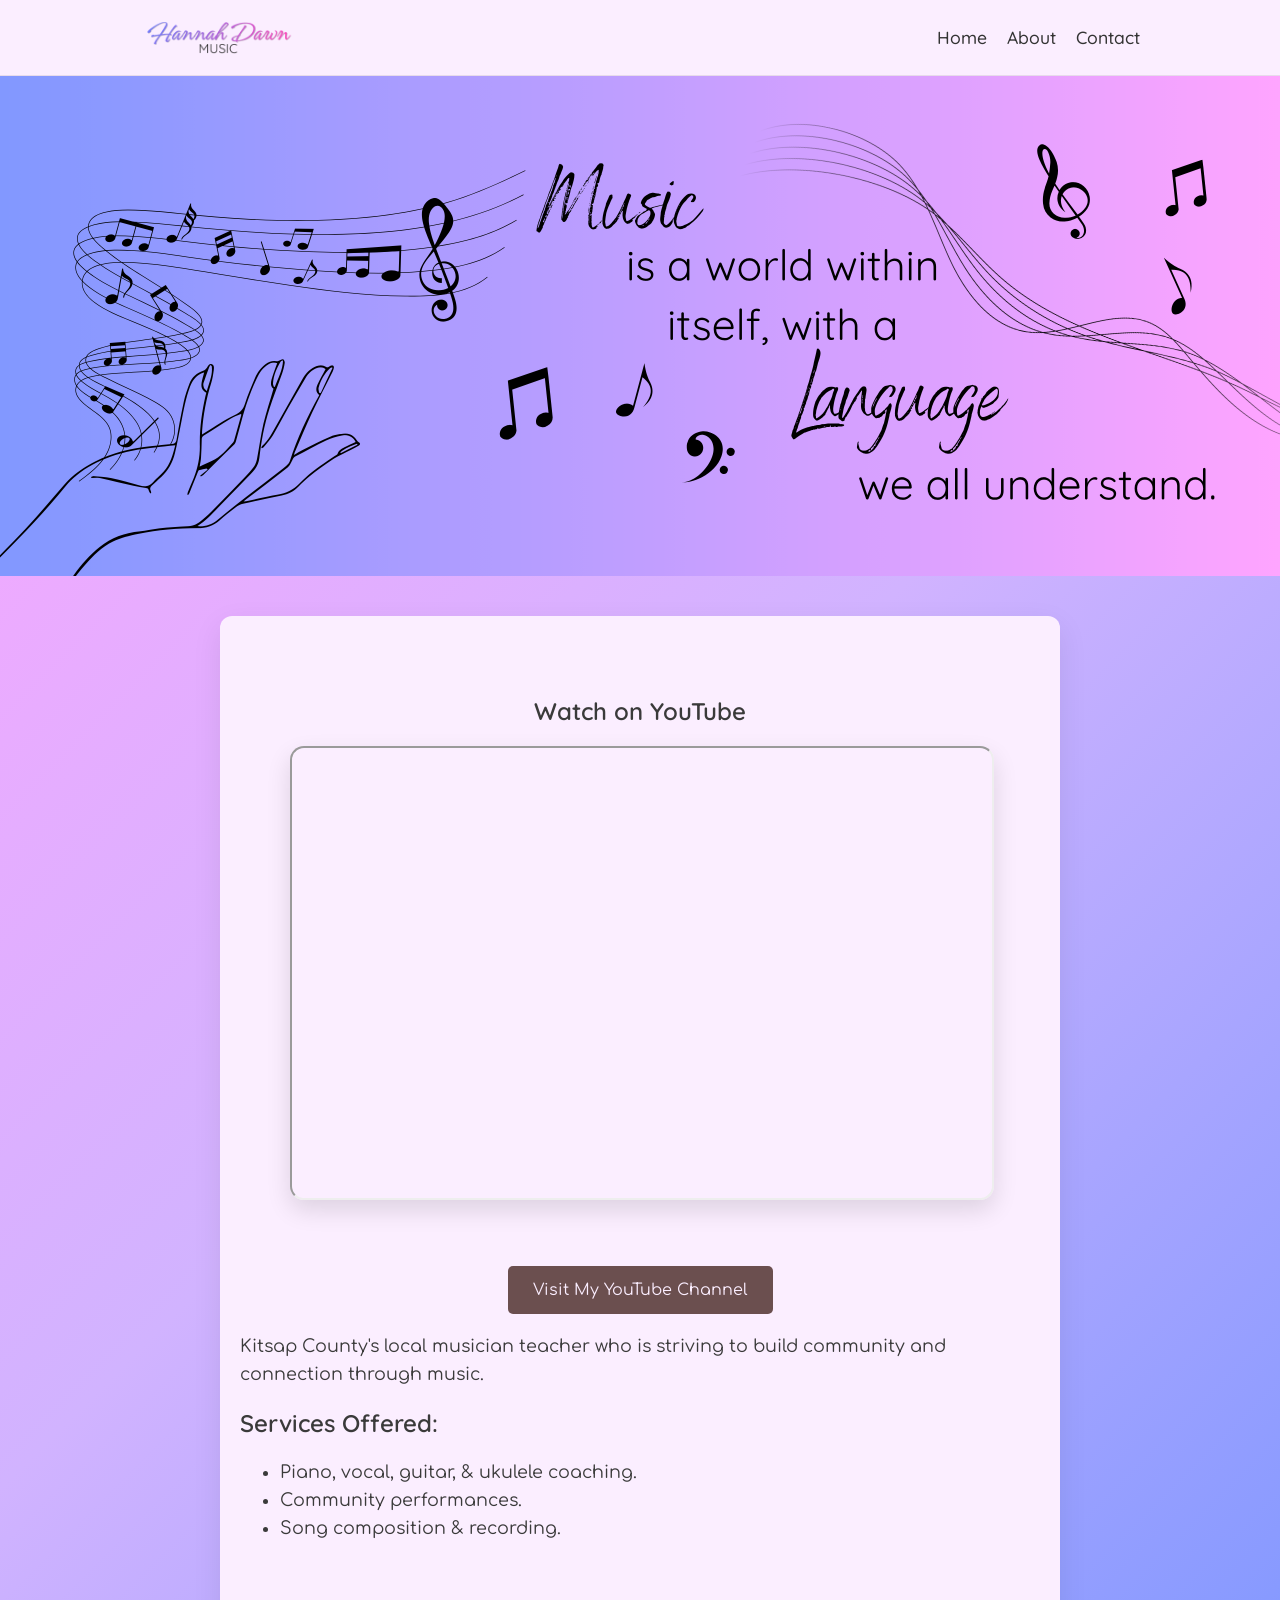
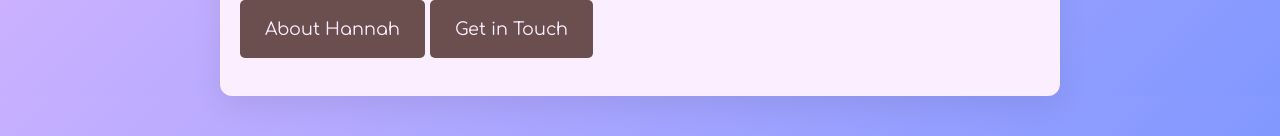
<file: index.html>
<!DOCTYPE html>
<html lang="en">
<head>
  <meta charset="UTF-8">
  <meta name="viewport" content="width=device-width, initial-scale=1.0">
  <title>Hannah Dawn Music Studio</title>

  <link rel="preconnect" href="https://fonts.googleapis.com">
  <link rel="preconnect" href="https://fonts.gstatic.com" crossorigin>
  <link href="https://fonts.googleapis.com/css2?family=Comfortaa:wght@400;600&family=Quicksand:wght@500;600;700&display=swap" rel="stylesheet">

  <link rel="stylesheet" href="style.css">
</head>
<body>
  <header>
    <nav class="navbar">
      <div class="nav-container">
        <a href="index.html" class="logo">
          <img src="headerlogo.png" alt="Hannah Dawn Music logo">
        </a>

        <ul class="nav-links">
          <li><a href="/">Home</a></li>
          <li><a href="about.html">About</a></li>
          <li><a href="contact.html">Contact</a></li>
        </ul>
      </div>
    </nav>
  </header>

    <section class="banner-section">
      <img src="hannah_dawn_music_header_pic.png" alt="Hannah Dawn Music Studio banner">
    </section>

  <main class="container">
    <section class="youtube-section">
      <h2>Watch on YouTube</h2>

      <div class="video-wrapper">
        <iframe
          src="https://www.youtube.com/embed/fG2lz057RzM"
          title="YouTube video player"
          allow="accelerometer; autoplay; clipboard-write; encrypted-media; gyroscope; picture-in-picture; web-share"
          referrerpolicy="strict-origin-when-cross-origin"
          allowfullscreen>
        </iframe>
      </div>

      <a
        class="cta"
        href="https://www.youtube.com/@hannahdawnmusic"
        target="_blank"
        rel="noopener noreferrer">
          Visit My YouTube Channel
      </a>
    </section>

    <p>
      Kitsap County's local musician teacher who is striving to build community and connection through music.
    </p>

    <section>
      <h2>Services Offered:</h2>
      <ul>
        <li>Piano, vocal, guitar, & ukulele coaching.</li>
        <li>Community performances.</li>
        <li>Song composition & recording.</li>
      </ul>
    </section>

    <p>
      <a class="cta" href="about.html">About Hannah</a>
      <a class="cta" href="contact.html">Get in Touch</a>
    </p>

  </main>
</body>
</html>
</file>
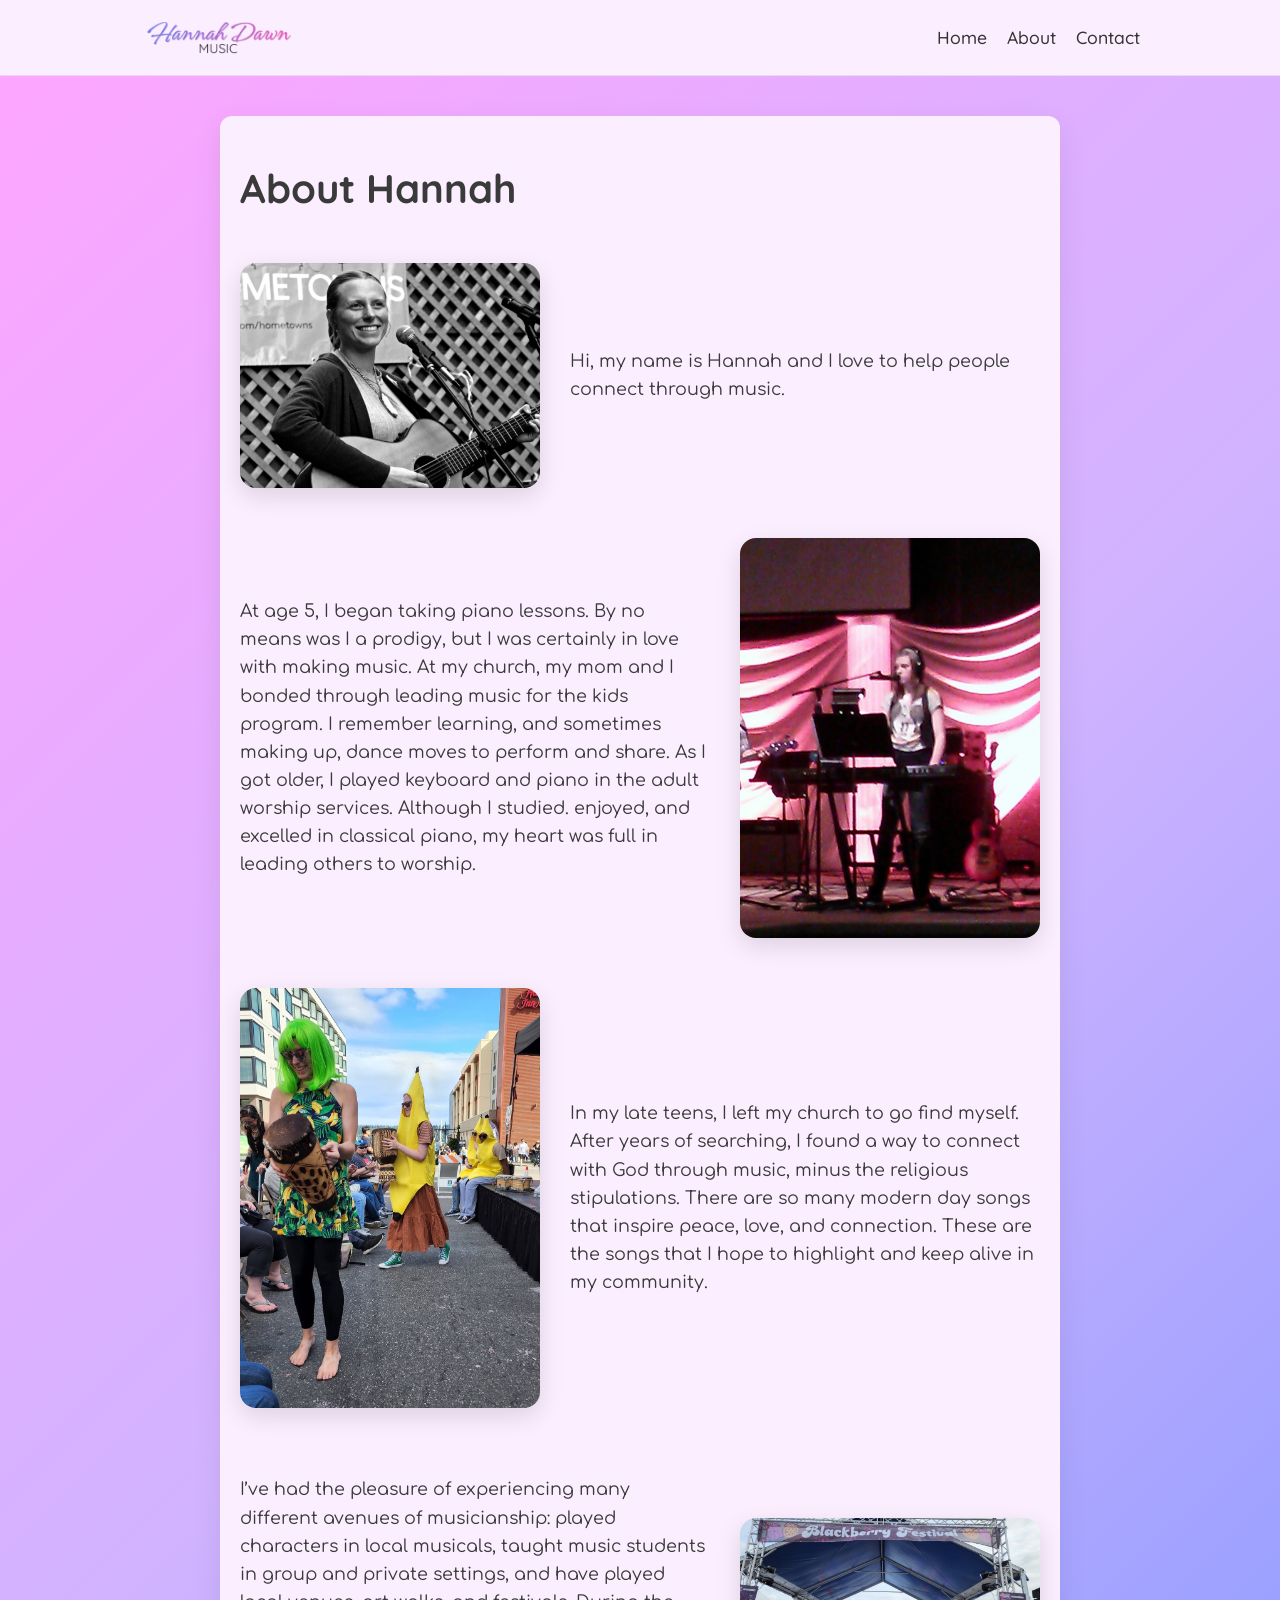
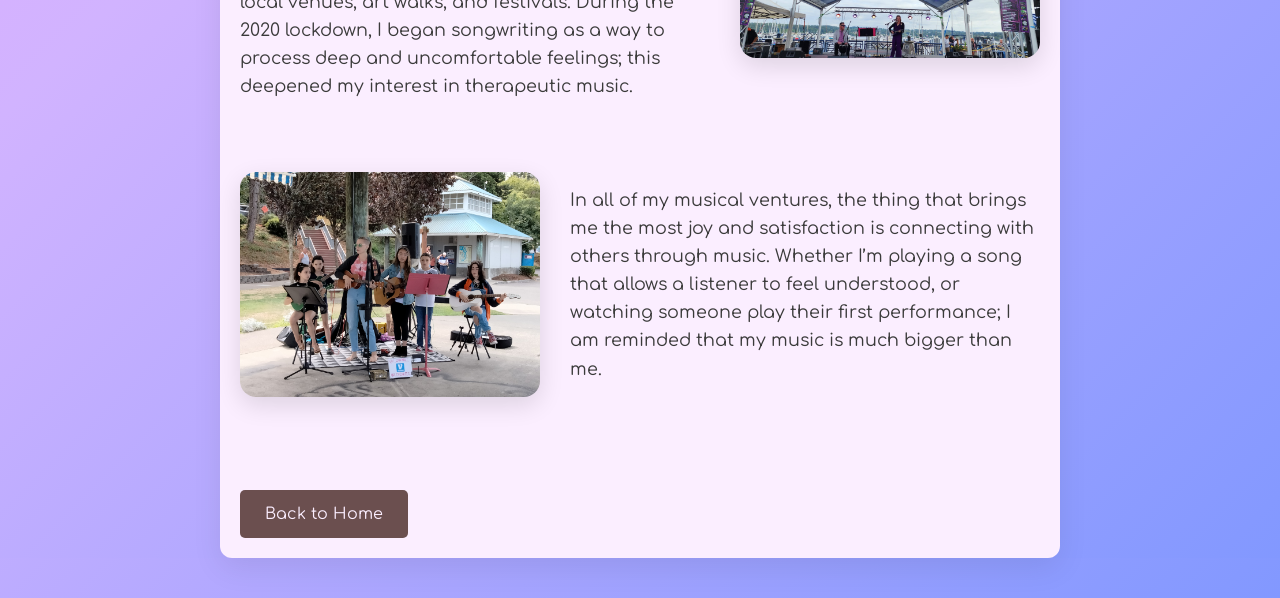
<file: about.html>
<!DOCTYPE html>
<html lang="en">
<head>
  <meta charset="UTF-8">
  <meta name="viewport" content="width=device-width, initial-scale=1.0">
  <title>About | Hannah Dawn Music Studio</title>

  <link rel="preconnect" href="https://fonts.googleapis.com">
  <link rel="preconnect" href="https://fonts.gstatic.com" crossorigin>
  <link href="https://fonts.googleapis.com/css2?family=Comfortaa:wght@400;600&family=Quicksand:wght@500;600;700&display=swap" rel="stylesheet">

  <link rel="stylesheet" href="style.css">
</head>

<body>

<header>
  <nav class="navbar">
    <div class="nav-container">
      <a href="index.html" class="logo">
        <img src="headerlogo.png" alt="Hannah Dawn Music logo">
      </a>

      <ul class="nav-links">
        <li><a href="/">Home</a></li>
        <li><a href="about.html">About</a></li>
        <li><a href="contact.html">Contact</a></li>
      </ul>
    </div>
  </nav>
</header>

  <div class="container">
    <h1>About Hannah</h1>
    
    <section class="about-row">
      <img src="hannahdawnguitarpic2.jpg" alt="Hannah playing guitar">
        <p>
          Hi, my name is Hannah and I love to help people connect through music.
        </p>
    </section>
    
    <section class="about-row reverse">
      <img src="worship_team_pic.jpg" alt="Hannah leading worship at church">
        <p>
          At age 5, I began taking piano lessons. By no means was I a prodigy, but I was certainly in love with making music. At my church, my mom and I bonded through leading music for the kids program. I remember learning, and sometimes making up, dance moves to perform and share. As I got older, I played keyboard and piano in the adult worship services. Although I studied. enjoyed, and excelled in classical piano, my heart was full in leading others to worship.
        </p>
    </section>
    
    <section class="about-row">
      <img src="ftlom_drum_pic.jpg" alt="Hannah handing out drums to audience members.">
        <p>
          In my late teens, I left my church to go find myself. After years of searching, I found a way to connect with God through music, minus the religious stipulations. There are so many modern day songs that inspire peace, love, and connection. These are the songs that I hope to highlight and keep alive in my community.
        </p>
    </section>

    <section class="about-row reverse">
      <img src="bbf_pic.jpg" alt="Hannah & Aaron playing the Blackberry Festival.">
        <p>
          I’ve had the pleasure of experiencing many different avenues of musicianship: played characters in local musicals, taught music students in group and private settings, and have played local venues, art walks, and festivals. During the 2020  lockdown, I began songwriting as a way to process deep and uncomfortable feelings; this deepened my interest in therapeutic music.
        </p>
    </section>

    <section class="about-row">
      <img src="krl_ukulele_class_pic.jpg" alt="Hannah leading a ukulele class in a performance at the Port Orchard Farmer's Market.">
        <p>
          In all of my musical ventures, the thing that brings me the most joy and satisfaction is connecting with others through music. Whether I’m playing a song that allows a listener to feel understood, or watching someone play their first performance; I am reminded that my music is much bigger than me.
        </p>
    </section>

    <a class="cta" href="/">Back to Home</a>
  </div>
</body>
</html>
</file>
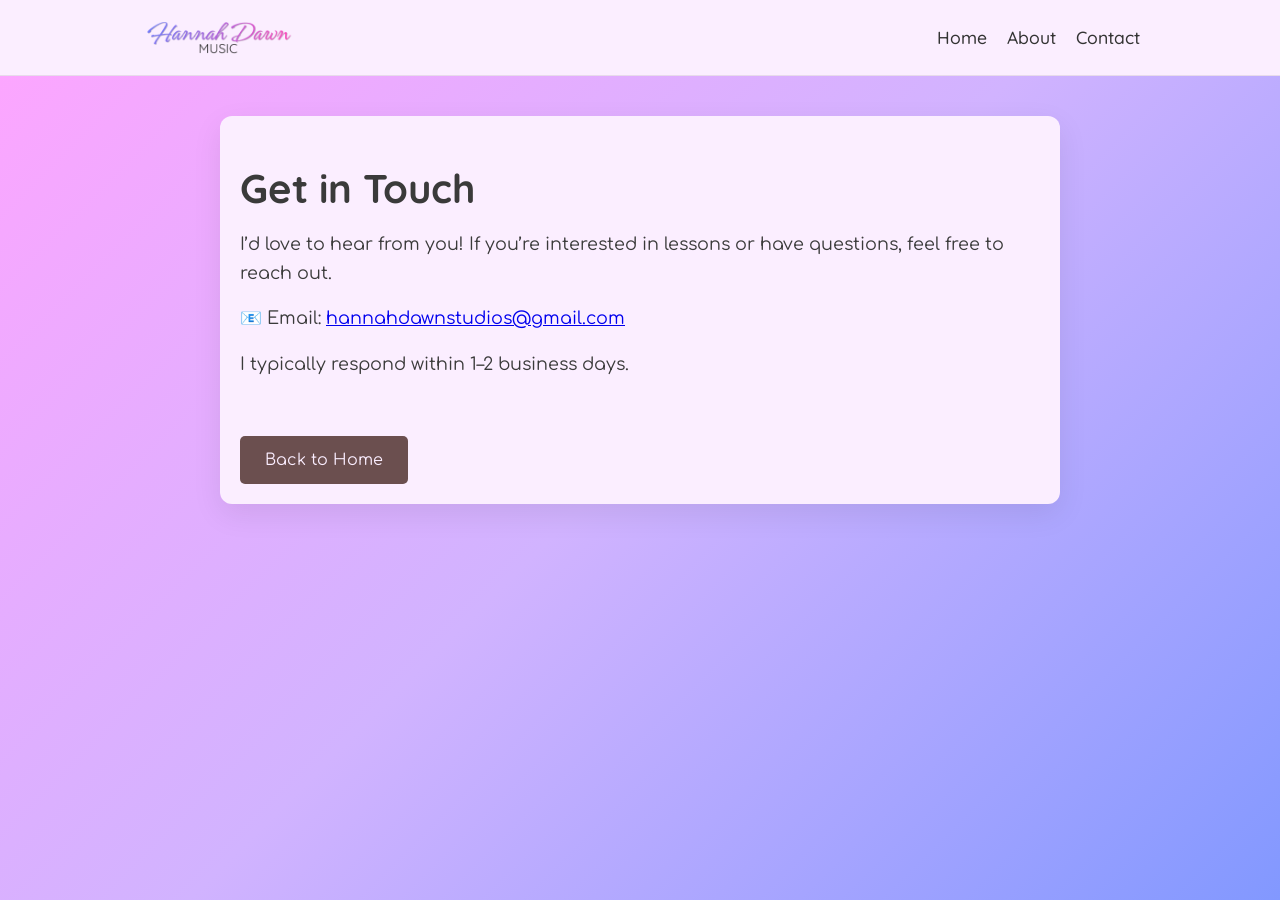
<file: contact.html>
<!DOCTYPE html>
<html lang="en">
<head>
  <meta charset="UTF-8">
  <meta name="viewport" content="width=device-width, initial-scale=1.0">
  <title>Contact | Hannah Dawn Music Studio</title>

  <link rel="preconnect" href="https://fonts.googleapis.com">
  <link rel="preconnect" href="https://fonts.gstatic.com" crossorigin>
  <link href="https://fonts.googleapis.com/css2?family=Comfortaa:wght@400;600&family=Quicksand:wght@500;600;700&display=swap" rel="stylesheet">

  <link rel="stylesheet" href="style.css">
</head>

<body>

<header>
  <nav class="navbar">
    <div class="nav-container">
      <a href="index.html" class="logo">
        <img src="headerlogo.png" alt="Hannah Dawn Music logo">
      </a>

      <ul class="nav-links">
        <li><a href="/">Home</a></li>
        <li><a href="about.html">About</a></li>
        <li><a href="contact.html">Contact</a></li>
      </ul>
    </div>
  </nav>
</header>

  <div class="container">
    <h1>Get in Touch</h1>

    <p>
      I’d love to hear from you! If you’re interested in lessons or have questions,
      feel free to reach out.
    </p>

    <p>
      📧 Email: 
      <a href="mailto:hannahdawnstudios@gmail.com">hannahdawnstudios@gmail.com</a>
    </p>

    <p>
      I typically respond within 1–2 business days.
    </p>

    <a class="cta" href="/">Back to Home</a>
  </div>
</body>
</html>
</file>
<file: style.css>
html {
  min-height: 100%;
  background: linear-gradient(
    135deg,
    #ffa5ff 0%,
    #d1b3ff 50%,
    #8298ff 100%
  );
}

body {
  font-family: 'Comfortaa', sans-serif;
  background: linear-gradient(
    135deg,
    #ffa5ff 0%,
    #d1b3ff 50%,
    #8298ff 100%
  );
  color: #3a3a3a;
  margin: 0;
  padding: 0;
  min-height: 100vh;
}

h1, h2, h3 {
  font-family: 'Quicksand', sans-serif;
  font-weight: 600;
}

.container {
  max-width: 800px;
  margin: 40px auto;
  padding: 20px 20px;
  background-color: #fbeeff;
  border-radius: 12px;
  box-shadow: 0 10px 30px rgba(0, 0, 0, 0.08);
}

h1 {
  font-size: 2.5rem;
  margin-bottom: 10px;
  font-weight: 700;
}

h2 {
  margin-top: 20px;
  font-size: 1.5rem;
}

p,
ul {
  font-size: 1.1rem;
  line-height: 1.6;
}

.cta {
  margin-top: 40px;
  padding: 15px 25px;
  display: inline-block;
  background-color: #6b4f4f;
  color: #fbeeff;
  text-decoration: none;
  border-radius: 5px;
}

.cta:hover {
  background-color: #5a4040;
}

.hero-logo {
  max-width: 380px;
  width: 100%;
  height: auto;
  display: block;
  margin: 0 auto 20px;
}

.banner-section {
  width: 100%;
  margin: 0;
}

.banner-section img {
  width: 100%;
  height: 500px;
  object-fit: cover;
  display: block;
  border-radius: 0;
}

/* ===== ABOUT PAGE ===== */

.about-row {
  display: flex;
  align-items: center;
  gap: 30px;
  margin: 50px 0;
}

.about-row.reverse {
  flex-direction: row-reverse;
}

.about-row img {
  width: 40%;
  max-width: 300px;
  border-radius: 16px;
  box-shadow: 0 8px 24px rgba(0, 0, 0, 0.12);
}

.about-row p {
  flex: 1;
}

/* Mobile layout */
@media (max-width: 700px) {
  .about-row,
  .about-row.reverse {
    flex-direction: column;
    text-align: center;
  }

  .about-row img {
    width: 100%;
    max-width: 350px;
  }
}

/* ===== NAVBAR ===== */

.navbar {
  width: 100%;
  background-color: #fbeeff;
  border-bottom: 1px solid rgba(0, 0, 0, 0.08);
  backdrop-filter: blur(6px);
}

.nav-container {
  max-width: 1000px;
  margin: 0 auto;
  padding: 10px 20px;
  display: flex;
  justify-content: space-between;
  align-items: center;
}

.logo img {
  height: 55px;
  width: auto;
  display: block;
}

.nav-links {
  list-style: none;
  display: flex;
  gap: 20px;
  margin: 0;
  padding: 0;
}

.nav-links a {
  text-decoration: none;
  font-family: 'Quicksand', sans-serif;
  color: #333;
  font-weight: 500;
}

.nav-links a:hover {
  text-decoration: underline;
}

/* ===== YOUTUBE ===== */

.youtube-section {
  margin-top: 60px;
  text-align: center;
}

.youtube-section h2 {
  margin-bottom: 20px;
}

.video-wrapper {
  position: relative;
  padding-bottom: 56.25%;
  height: 0;
  width: 100%;
  max-width: 700px;
  margin: 0 auto 30px;
}

.video-wrapper iframe {
  position: absolute;
  inset: 0;
  width: 100%;
  height: 100%;
  border-radius: 14px;
  box-shadow: 0 10px 25px rgba(0, 0, 0, 0.12);
}

/* ===== MOBILE ===== */
@media (max-width: 700px) {

  .nav-container {
    flex-direction: column;
    gap: 10px;
  }

  .logo img {
    height: 45px;
  }

  .nav-links {
    flex-wrap: wrap;
    justify-content: center;
  }

  .container {
    margin: 20px 15px;
    padding: 30px 18px;
  }

  .hero-logo {
    max-width: 280px;
  }

  .banner-section img {
    height: 180px;
  }
}
</file>
